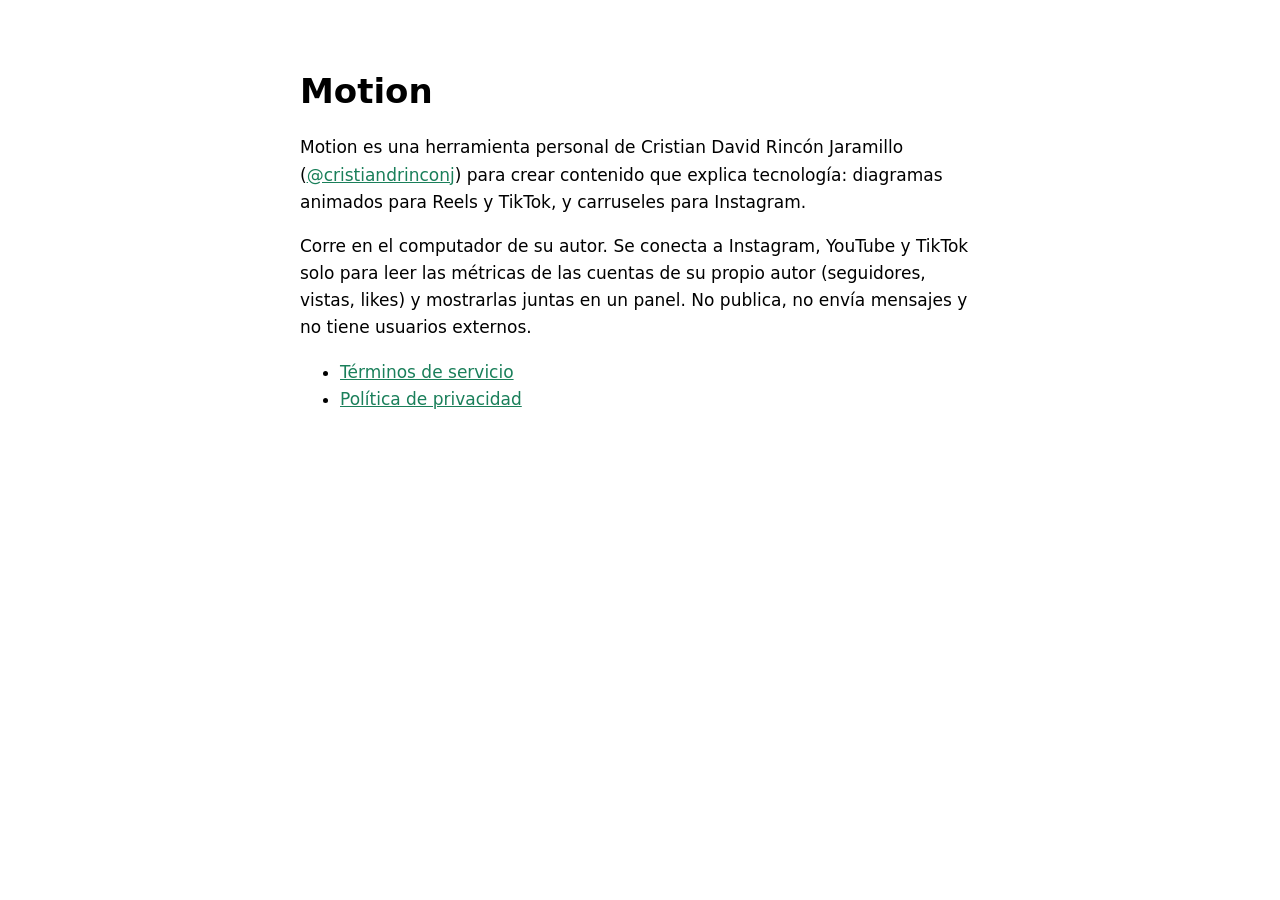
<file: index.html>
<!doctype html>
<html lang="es">
<head>
<meta charset="utf-8">
<meta name="viewport" content="width=device-width, initial-scale=1">
<title>Motion</title>
<link rel="stylesheet" href="style.css">
</head>
<body>
<main>
  <h1>Motion</h1>
  <p>Motion es una herramienta personal de Cristian David Rincón Jaramillo
  (<a href="https://www.instagram.com/cristiandrinconj/">@cristiandrinconj</a>)
  para crear contenido que explica tecnología: diagramas animados para Reels y
  TikTok, y carruseles para Instagram.</p>
  <p>Corre en el computador de su autor. Se conecta a Instagram, YouTube y
  TikTok solo para leer las métricas de las cuentas de su propio autor
  (seguidores, vistas, likes) y mostrarlas juntas en un panel. No publica, no
  envía mensajes y no tiene usuarios externos.</p>
  <ul>
    <li><a href="terminos.html">Términos de servicio</a></li>
    <li><a href="privacidad.html">Política de privacidad</a></li>
  </ul>
</main>
</body>
</html>
</file>
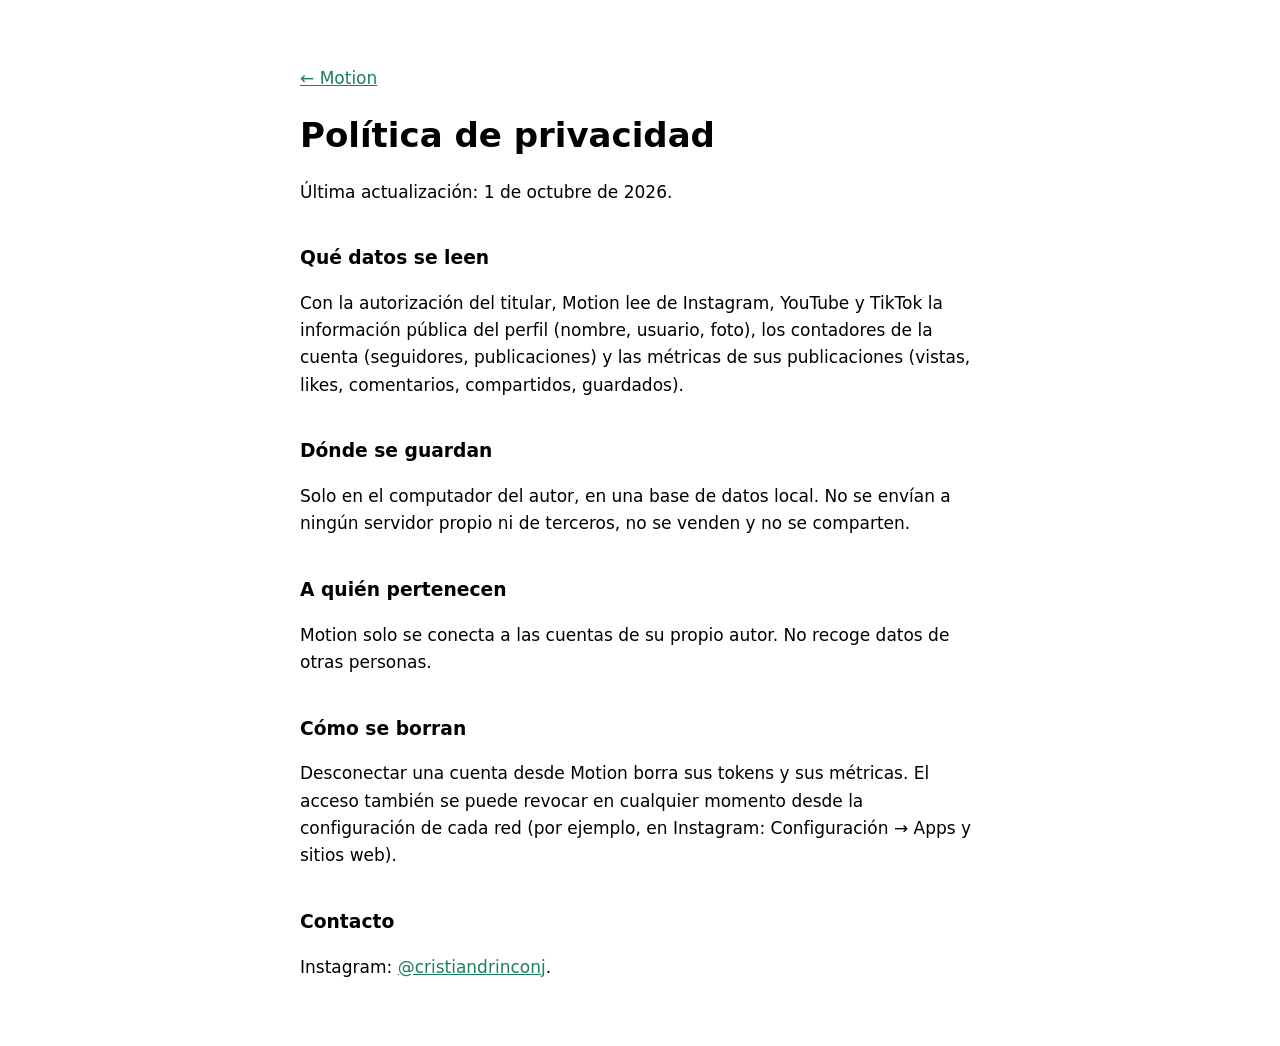
<file: privacidad.html>
<!doctype html>
<html lang="es">
<head>
<meta charset="utf-8">
<meta name="viewport" content="width=device-width, initial-scale=1">
<title>Política de privacidad · Motion</title>
<link rel="stylesheet" href="style.css">
</head>
<body>
<main>
  <p><a href="index.html">← Motion</a></p>
  <h1>Política de privacidad</h1>
  <p>Última actualización: 1 de octubre de 2026.</p>
  <h2>Qué datos se leen</h2>
  <p>Con la autorización del titular, Motion lee de Instagram, YouTube y TikTok
  la información pública del perfil (nombre, usuario, foto), los contadores
  de la cuenta (seguidores, publicaciones) y las métricas de sus publicaciones
  (vistas, likes, comentarios, compartidos, guardados).</p>
  <h2>Dónde se guardan</h2>
  <p>Solo en el computador del autor, en una base de datos local. No se
  envían a ningún servidor propio ni de terceros, no se venden y no se
  comparten.</p>
  <h2>A quién pertenecen</h2>
  <p>Motion solo se conecta a las cuentas de su propio autor. No recoge datos
  de otras personas.</p>
  <h2>Cómo se borran</h2>
  <p>Desconectar una cuenta desde Motion borra sus tokens y sus métricas. El
  acceso también se puede revocar en cualquier momento desde la
  configuración de cada red (por ejemplo, en Instagram: Configuración → Apps
  y sitios web).</p>
  <h2>Contacto</h2>
  <p>Instagram: <a href="https://www.instagram.com/cristiandrinconj/">@cristiandrinconj</a>.</p>
</main>
</body>
</html>
</file>
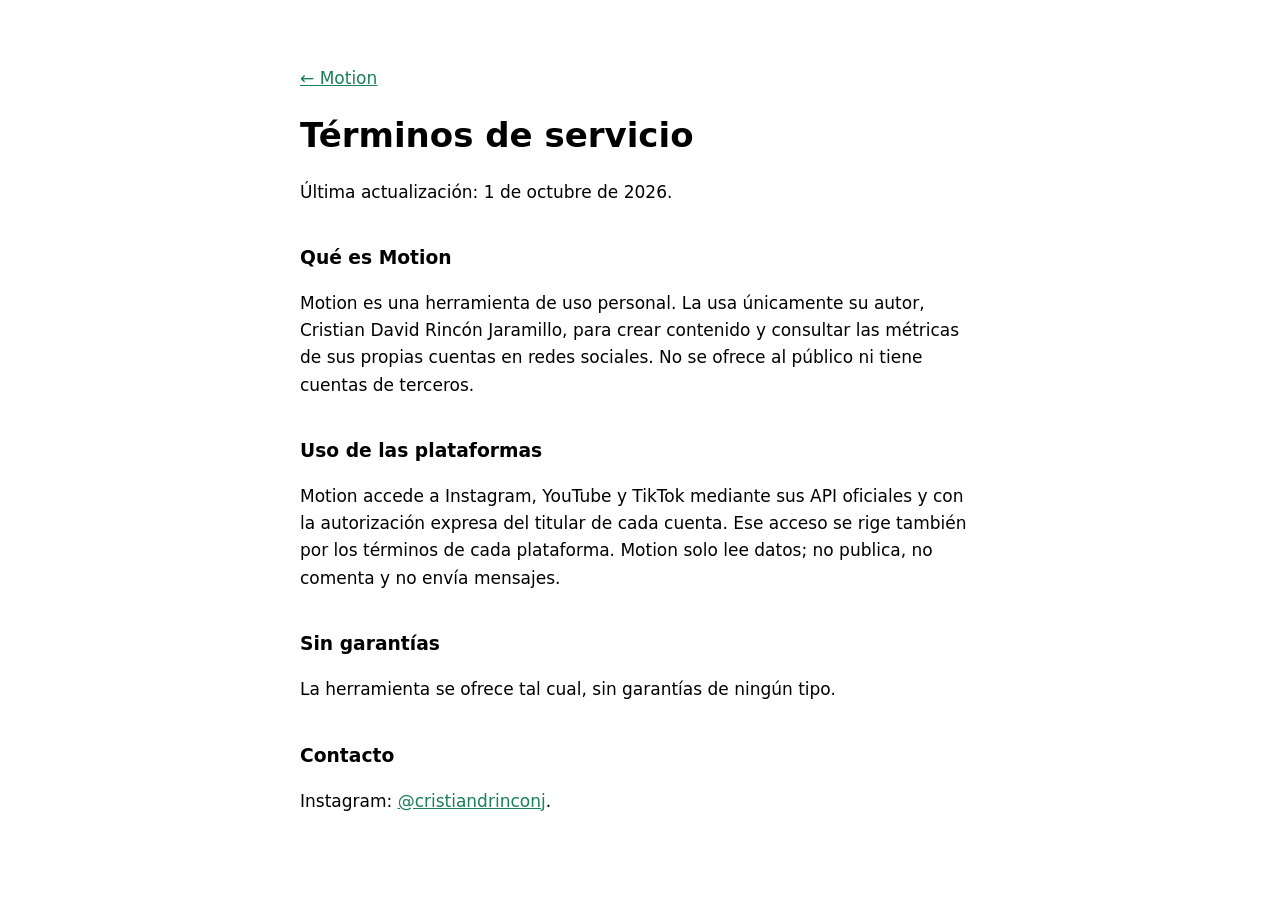
<file: terminos.html>
<!doctype html>
<html lang="es">
<head>
<meta charset="utf-8">
<meta name="viewport" content="width=device-width, initial-scale=1">
<title>Términos de servicio · Motion</title>
<link rel="stylesheet" href="style.css">
</head>
<body>
<main>
  <p><a href="index.html">← Motion</a></p>
  <h1>Términos de servicio</h1>
  <p>Última actualización: 1 de octubre de 2026.</p>
  <h2>Qué es Motion</h2>
  <p>Motion es una herramienta de uso personal. La usa únicamente su autor,
  Cristian David Rincón Jaramillo, para crear contenido y consultar las
  métricas de sus propias cuentas en redes sociales. No se ofrece al público
  ni tiene cuentas de terceros.</p>
  <h2>Uso de las plataformas</h2>
  <p>Motion accede a Instagram, YouTube y TikTok mediante sus API oficiales y
  con la autorización expresa del titular de cada cuenta. Ese acceso se rige
  también por los términos de cada plataforma. Motion solo lee datos; no
  publica, no comenta y no envía mensajes.</p>
  <h2>Sin garantías</h2>
  <p>La herramienta se ofrece tal cual, sin garantías de ningún tipo.</p>
  <h2>Contacto</h2>
  <p>Instagram: <a href="https://www.instagram.com/cristiandrinconj/">@cristiandrinconj</a>.</p>
</main>
</body>
</html>
</file>
<file: style.css>
:root { color-scheme: light dark; }
body { margin: 0; font: 17px/1.6 system-ui, sans-serif; background: Canvas; color: CanvasText; }
main { max-width: 680px; margin: 0 auto; padding: 48px 16px; }
h1 { line-height: 1.2; }
h2 { font-size: 1.1em; margin-top: 2em; }
a { color: #1a7f5a; }
</file>
